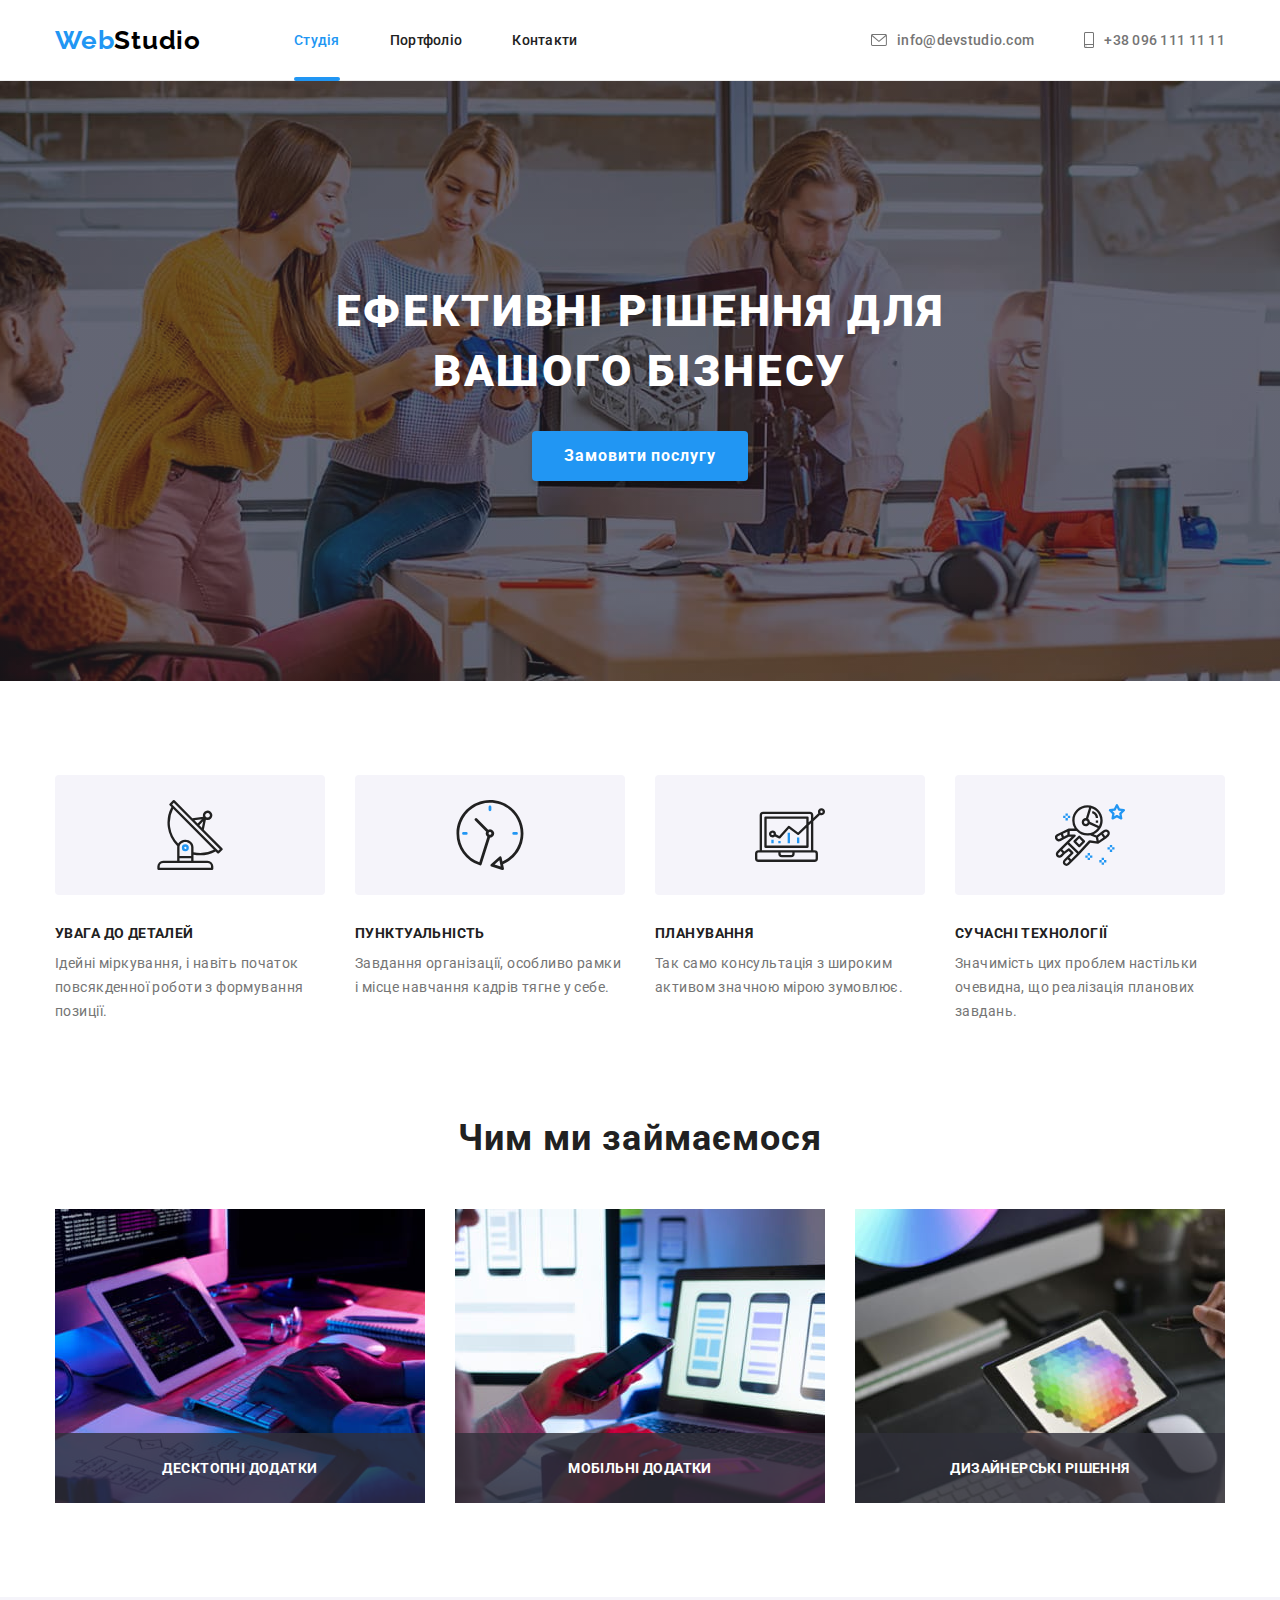
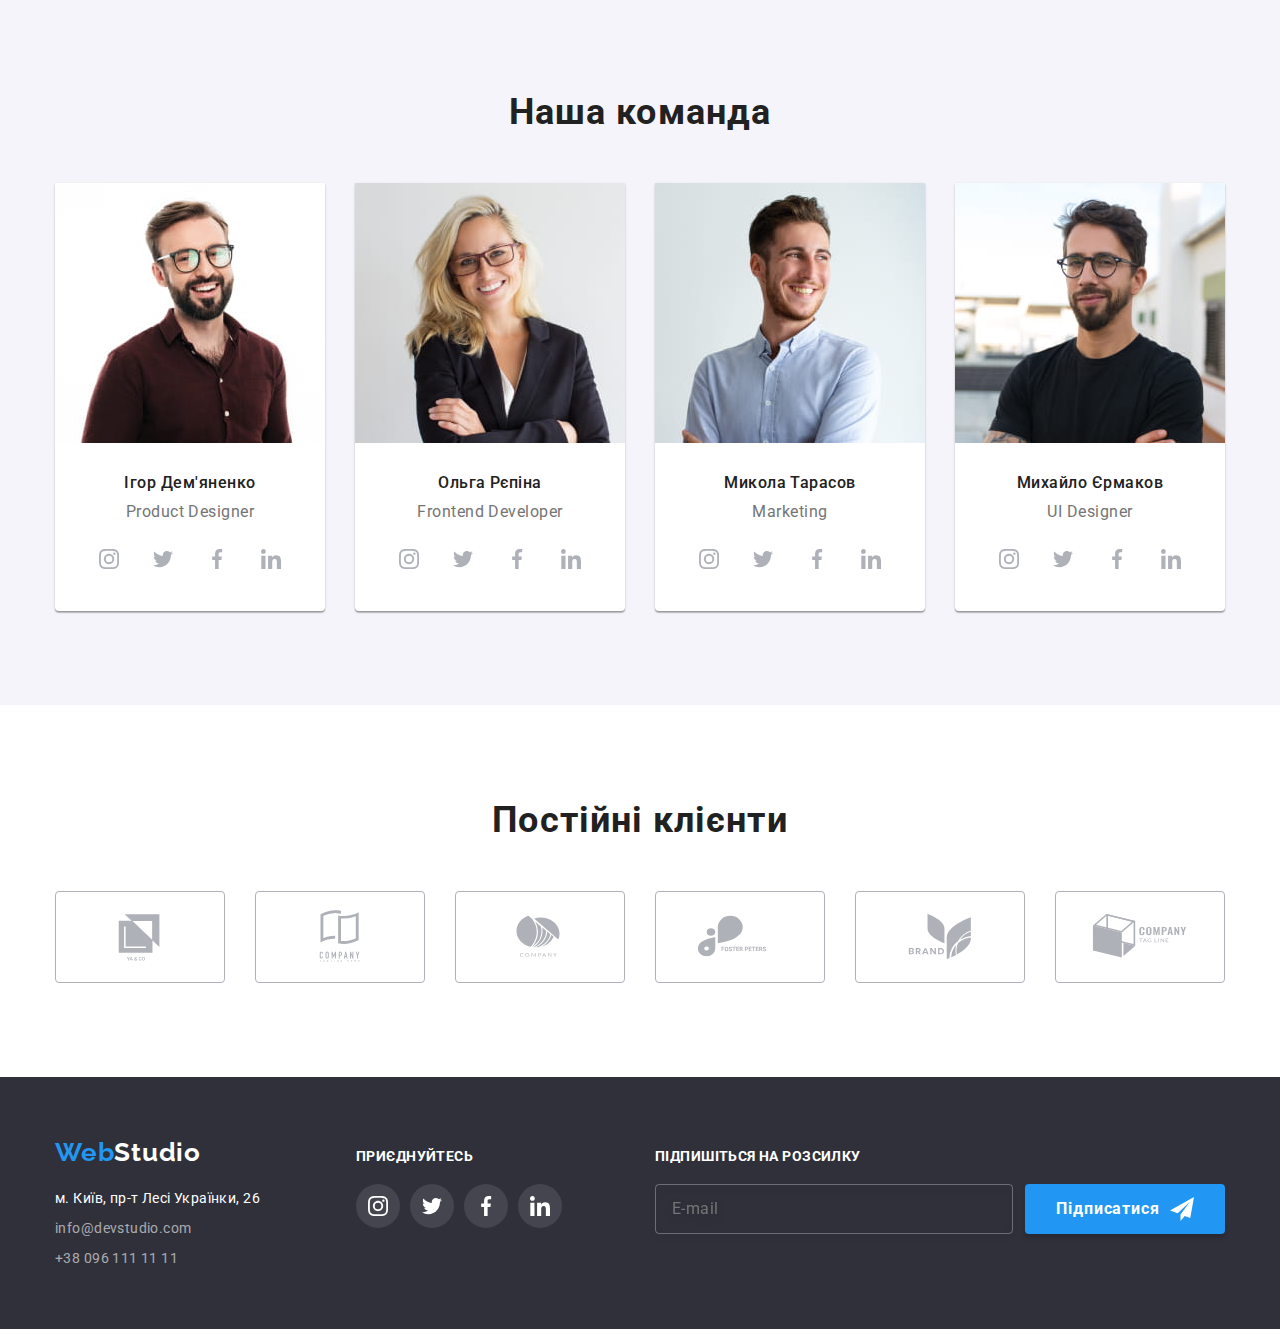
<file: index.html>
<!DOCTYPE html>
<html lang="uk">

<head>
  <meta charset="UTF-8" />
  <meta http-equiv="X-UA-Compatible" content="IE=edge" />
  <meta name="viewport" content="width=device-width, initial-scale=1.0" />
  <title>Web Studio - Студія</title>
  <link rel="preconnect" href="https://fonts.googleapis.com" />
  <link rel="preconnect" href="https://fonts.gstatic.com" crossorigin />
  <link href="https://fonts.googleapis.com/css2?family=Raleway:wght@700&family=Roboto:wght@400;500;700;900&display=swap"
    rel="stylesheet" />
  <link rel="stylesheet" href="./css/main.min.css">

</head>

<body>
  <header class="header">
    <!-- Навігація -->
    <div class="header__container container">
      <nav class="nav">
        <!-- Логотип -->
        <a href="./index.html" lang="en" class="header__logo logo link">
          <span class="logo--alt">Web</span>Studio
        </a>
        <ul class="nav__list list">
          <li class="nav__item">
            <a href="./index.html" class="nav__link nav__link--current link">
              Студія</a>
          </li>
          <li class="nav__item">
            <a href="./portfolio.html" class="nav__link link">
              Портфоліо
            </a>
          </li>
          <li class="nav__item">
            <a href="#" class="nav__link link">Контакти</a>
          </li>
        </ul>
      </nav>
      <ul class="header-contacts list">
        <li class="header-contacts__item">
          <a href="mailto:info@devstudio.com" class="header-contacts__link link">
            <svg class="header-contacts__icon" width="16" height="12">
              <use href="./images/icons.svg#icon-envelope"></use>
            </svg>
            info@devstudio.com
          </a>
        </li>
        <li class="header-contacts__item">
          <a href="tel:+380961111111" class="header-contacts__link link">
            <svg class="header-contacts__icon" width="10" height="16">
              <use href="./images/icons.svg#icon-smartphone"></use>
            </svg>
            +38 096 111 11 11
          </a>
        </li>
      </ul>
    </div>
  </header>
  <main>
    <!-- Hero -->
    <section class="hero section">
      <div class="container">
        <h1 class="hero__title">Ефективні рішення для вашого бізнесу</h1>
        <button type="button" class="hero__button button" data-modal-open>Замовити послугу</button>
      </div>
    </section>
    <!-- Переваги -->
    <section class="advantages section">
      <div class="container">
        <h2 class="visually-hidden">Наші переваги</h2>
        <ul class="advantages__list list">
          <li class="advantages__item">
            <div class="advantages__wrapper">
              <svg class="advantages__icon" width="70" height="70">
                <use href="./images/icons.svg#icon-antenna"></use>
              </svg>
            </div>
            <h3 class="advantages__title">Увага до деталей</h3>
            <p class="advantages__text">
              Ідейні міркування, і навіть початок повсякденної роботи з
              формування позиції.
            </p>
          </li>
          <li class="advantages__item">
            <div class="advantages__wrapper">
              <svg class="advantages__icon" width="70" height="70">
                <use href="./images/icons.svg#icon-clock"></use>
              </svg>
            </div>
            <h3 class="advantages__title">Пунктуальність</h3>
            <p class="advantages__text">
              Завдання організації, особливо рамки і місце навчання кадрів
              тягне у себе.
            </p>
          </li>
          <li class="advantages__item">
            <div class="advantages__wrapper">
              <svg class="advantages__icon" width="70" height="70">
                <use href="./images/icons.svg#icon-diagram"></use>
              </svg>
            </div>
            <h3 class="advantages__title">Планування</h3>
            <p class="advantages__text">
              Так само консультація з широким активом значною мірою зумовлює.
            </p>
          </li>
          <li class="advantages__item">
            <div class="advantages__wrapper">
              <svg class="advantages__icon" width="70" height="70">
                <use href="./images/icons.svg#icon-astronaut"></use>
              </svg>
            </div>
            <h3 class="advantages__title">Сучасні технології</h3>
            <p class="advantages__text">
              Значимість цих проблем настільки очевидна, що реалізація
              планових завдань.
            </p>
          </li>
        </ul>
      </div>
    </section>
    <!-- Чим ми займаємося -->
    <section class="speciality section">
      <div class="container">
        <h2 class="speciality__title section__title">Чим ми займаємося</h2>
        <ul class="speciality__list list">
          <li class="speciality__item">
            <div class="speciality__thumb">
              <img src="./images/coder.jpg" alt="Програміст, який працює за робочим столом в офісі" width="370"
                height="294" class="speciality__img img" />
              <p class="speciality__text">Десктопні додатки</p>
            </div>
          </li>
          <li class="speciality__item">
            <div class="speciality__thumb">
              <img src="./images/ui-designer.jpg"
                alt="Юай-дизайнер з телефоном в руці переглядає макети веб-інтерфейсу на ноутбуці" width="370"
                height="294" class="speciality__img img" />
              <p class="speciality__text">Мобільні додатки</p>
            </div>
          </li>
          <li class="speciality__item">
            <div class="speciality__thumb">
              <img src="./images/artist.jpg"
                alt="Творчий художник веб-дизайну тримає графічний планшет із палітрою кольорів" width="370"
                height="294" class="speciality__img img" />
              <p class="speciality__text">Дизайнерські рішення</p>
            </div>
          </li>
        </ul>
      </div>
    </section>
    <!-- Команда -->
    <section class="team section">
      <div class="container">
        <h2 class="team__title section__title">Наша команда</h2>
        <ul class="team__list list">
          <li class="team__card">
            <img src="./images/igor.jpg"
              alt="Молодий білий чоловік з темним коротким волоссям і короткою бородою в окулярах та темно-бордовій сорочці"
              width="270" height="260" class="team__img img" />
            <div class="team__footer">
              <h3 class="team__member">Ігор Дем'яненко</h3>
              <p class="team__position">Product Designer</p>
              <ul class="team-socials">
                <li class="team-socials__item socials-item">
                  <a href="#" target="_blank" rel="nofollow noreferrer noopener"
                    class="team-socials__link socials-link link">
                    <svg class="team-socials__icon" width="20" height="20">
                      <use href="./images/icons.svg#icon-instagram"></use>
                    </svg>
                  </a>
                </li>
                <li class="team-socials__item socials-item">
                  <a href="#" target="_blank" rel="nofollow noreferrer noopener"
                    class="team-socials__link socials-link link">
                    <svg class="team-socials__icon" width="20" height="20">
                      <use href="./images/icons.svg#icon-twitter"></use>
                    </svg>
                  </a>
                </li>
                <li class="team-socials__item socials-item">
                  <a href="#" target="_blank" rel="nofollow noreferrer noopener"
                    class="team-socials__link socials-link link">
                    <svg class="team-socials__icon" width="20" height="20">
                      <use href="./images/icons.svg#icon-facebook"></use>
                    </svg>
                  </a>
                </li>
                <li class="team-socials__item socials-item">
                  <a href="#" target="_blank" rel="nofollow noreferrer noopener"
                    class="team-socials__link socials-link link">
                    <svg class="team-socials__icon" width="20" height="20">
                      <use href="./images/icons.svg#icon-linkedin"></use>
                    </svg>
                  </a>
                </li>
              </ul>
            </div>
          </li>
          <li class="team__card">
            <img src="./images/olga.jpg" alt="Молода біла жінка з довгим білявим волоссям в окулярах та чорному піджаку"
              width="270" height="260" class="team__img img" />
            <div class="team__footer">
              <h3 class="team__member">Ольга Рєпіна</h3>
              <p class="team__position">Frontend Developer</p>
              <ul class="team-socials">
                <li class="team-socials__item socials-item">
                  <a href="#" target="_blank" rel="nofollow noreferrer noopener"
                    class="team-socials__link socials-link link">
                    <svg class="team-socials__icon" width="20" height="20">
                      <use href="./images/icons.svg#icon-instagram"></use>
                    </svg>
                  </a>
                </li>
                <li class="team-socials__item socials-item">
                  <a href="#" target="_blank" rel="nofollow noreferrer noopener"
                    class="team-socials__link socials-link link">
                    <svg class="team-socials__icon" width="20" height="20">
                      <use href="./images/icons.svg#icon-twitter"></use>
                    </svg>
                  </a>
                </li>
                <li class="team-socials__item socials-item">
                  <a href="#" target="_blank" rel="nofollow noreferrer noopener"
                    class="team-socials__link socials-link link">
                    <svg class="team-socials__icon" width="20" height="20">
                      <use href="./images/icons.svg#icon-facebook"></use>
                    </svg>
                  </a>
                </li>
                <li class="team-socials__item socials-item">
                  <a href="#" target="_blank" rel="nofollow noreferrer noopener"
                    class="team-socials__link socials-link link">
                    <svg class="team-socials__icon" width="20" height="20">
                      <use href="./images/icons.svg#icon-linkedin"></use>
                    </svg>
                  </a>
                </li>
              </ul>
            </div>
          </li>
          <li class="team__card">
            <img src="./images/mykola.jpg"
              alt="Молодий білий чоловік з русявим волоссям та короткою бородою в блакитній сорочці" width="270"
              width="270" height="260" class="team__img img" />
            <div class="team__footer">
              <h3 class="team__member">Микола Тарасов</h3>
              <p class="team__position">Marketing</p>
              <ul class="team-socials">
                <li class="team-socials__item socials-item">
                  <a href="#" target="_blank" rel="nofollow noreferrer noopener"
                    class="team-socials__link socials-link link">
                    <svg class="team-socials__icon" width="20" height="20">
                      <use href="./images/icons.svg#icon-instagram"></use>
                    </svg>
                  </a>
                </li>
                <li class="team-socials__item socials-item">
                  <a href="#" target="_blank" rel="nofollow noreferrer noopener"
                    class="team-socials__link socials-link link">
                    <svg class="team-socials__icon" width="20" height="20">
                      <use href="./images/icons.svg#icon-twitter"></use>
                    </svg>
                  </a>
                </li>
                <li class="team-socials__item socials-item">
                  <a href="#" target="_blank" rel="nofollow noreferrer noopener"
                    class="team-socials__link socials-link link">
                    <svg class="team-socials__icon" width="20" height="20">
                      <use href="./images/icons.svg#icon-facebook"></use>
                    </svg>
                  </a>
                </li>
                <li class="team-socials__item socials-item">
                  <a href="#" target="_blank" rel="nofollow noreferrer noopener"
                    class="team-socials__link socials-link link">
                    <svg class="team-socials__icon" width="20" height="20">
                      <use href="./images/icons.svg#icon-linkedin"></use>
                    </svg>
                  </a>
                </li>
              </ul>
            </div>
          </li>
          <li class="team__card">
            <img src="./images/mykhailo.jpg"
              alt="Молодий білий чоловік з темним коротким волоссям і короткою бородою в окулярах та чорній футболці"
              width="270" height="260" class="team__img img" />
            <div class="team__footer">
              <h3 class="team__member">Михайло Єрмаков</h3>
              <p class="team__position">UI Designer</p>
              <ul class="team-socials">
                <li class="team-socials__item socials-item">
                  <a href="#" target="_blank" rel="nofollow noreferrer noopener"
                    class="team-socials__link socials-link link">
                    <svg class="team-socials__icon" width="20" height="20">
                      <use href="./images/icons.svg#icon-instagram"></use>
                    </svg>
                  </a>
                </li>
                <li class="team-socials__item socials-item">
                  <a href="#" target="_blank" rel="nofollow noreferrer noopener"
                    class="team-socials__link socials-link link">
                    <svg class="team-socials__icon" width="20" height="20">
                      <use href="./images/icons.svg#icon-twitter"></use>
                    </svg>
                  </a>
                </li>
                <li class="team-socials__item socials-item">
                  <a href="#" target="_blank" rel="nofollow noreferrer noopener"
                    class="team-socials__link socials-link link">
                    <svg class="team-socials__icon" width="20" height="20">
                      <use href="./images/icons.svg#icon-facebook"></use>
                    </svg>
                  </a>
                </li>
                <li class="team-socials__item socials-item">
                  <a href="#" target="_blank" rel="nofollow noreferrer noopener"
                    class="team-socials__link socials-link link">
                    <svg class="team-socials__icon" width="20" height="20">
                      <use href="./images/icons.svg#icon-linkedin"></use>
                    </svg>
                  </a>
                </li>
              </ul>
            </div>
          </li>
        </ul>
      </div>
    </section>
    <!-- Клієнти -->
    <section class="clients section">
      <h2 class="clients__title section__title">Постійні клієнти</h2>
      <ul class="clients__list list">
        <li class="clients__item">
          <a href="#" class="clients__link link">
            <svg class="clients__icon" width="106" height="60">
              <use href="./images/icons.svg#icon-yaco"></use>
            </svg>
          </a>
        </li>
        <li class="clients__item">
          <a href="#" class="clients__link link">
            <svg class="clients__icon" width="106" height="60">
              <use href="./images/icons.svg#icon-tagline"></use>
            </svg>
          </a>
        </li>
        <li class="clients__item">
          <a href="#" class="clients__link link">
            <svg class="clients__icon" width="106" height="60">
              <use href="./images/icons.svg#icon-onion"></use>
            </svg>
          </a>
        </li>
        <li class="clients__item">
          <a href="#" class="clients__link link">
            <svg class="clients__icon" width="106" height="60">
              <use href="./images/icons.svg#icon-foster-peters"></use>
            </svg>
          </a>
        </li>
        <li class="clients__item">
          <a href="#" class="clients__link link">
            <svg class="clients__icon" width="106" height="60">
              <use href="./images/icons.svg#icon-brand"></use>
            </svg>
          </a>
        </li>
        <li class="clients__item">
          <a href="#" class="clients__link link">
            <svg class="clients__icon" width="106" height="60">
              <use href="./images/icons.svg#icon-cube"></use>
            </svg>
          </a>
        </li>
      </ul>
    </section>
  </main>
  <!-- Підвал -->
  <footer class="footer">
    <div class="footer__container container">
      <div class="footer-contacts">
        <a href="./index.html" lang="en" class="footer__logo logo link">
          <span class="logo--alt">Web</span>Studio
        </a>
        <address>
          <ul class="footer-contacts__list list">
            <li class="footer-contacts__item">
              <a href="https://goo.gl/maps/NJSrtaBUTpCPPySD8" rel="nofollow noreferrer noopener"
                class="footer-contacts__link footer-contacts__link--color link">
                м. Київ, пр-т Лесі Українки, 26
              </a>
            </li>
            <li class="footer-contacts__item">
              <a href="mailto:info@devstudio.com" class="footer-contacts__link link">
                info@devstudio.com
              </a>
            </li>
            <li class="footer-contacts__item">
              <a href="tel:+380961111111" class="footer-contacts__link link">
                +38 096 111 11 11
              </a>
            </li>
          </ul>
        </address>
      </div>
      <div class="futer-social">
        <b class="footer-social__title">Приєднуйтесь</b>
        <ul class="footer-social__list">
          <li class="footer-social__item socials-item">
            <a href="#" target="_blank" rel="nofollow noreferrer noopener" class="footer-social__link socials-link">
              <svg class="footer-social__icon" width="20" height="20">
                <use href="./images/icons.svg#icon-instagram"></use>
              </svg>
            </a>
          </li>
          <li class="footer-social__item socials-item">
            <a href="#" target="_blank" rel="nofollow noreferrer noopener" class="footer-social__link socials-link">
              <svg class="footer-social__icon" width="20" height="20">
                <use href="./images/icons.svg#icon-twitter"></use>
              </svg>
            </a>
          </li>
          <li class="footer-social__item socials-item">
            <a href="#" target="_blank" rel="nofollow noreferrer noopener" class="footer-social__link socials-link">
              <svg class="footer-social__icon" width="20" height="20">
                <use href="./images/icons.svg#icon-facebook"></use>
              </svg>
            </a>
          </li>
          <li class="footer-social__item socials-item">
            <a href="#" target="_blank" rel="nofollow noreferrer noopener" class="footer-social__link socials-link">
              <svg class="footer-social__icon" width="20" height="20">
                <use href="./images/icons.svg#icon-linkedin"></use>
              </svg>
            </a>
          </li>
        </ul>
      </div>
      <div class="subscription">
        <b class="subscription__title">Підпишіться на розсилку</b>
        <form class="subscription__form">
          <input aria-label="E-mail" type="email" name="footer-email" class="subscription__input" placeholder="E-mail"
            required>
          <button type="submit" class="subscription__button button">
            Підписатися
            <svg class="subscription__icon" width="24" height="24">
              <use href="./images/icons.svg#icon-send"></use>
            </svg>
          </button>
        </form>
      </div>
    </div>
  </footer>
  <!-- Модальне вікно -->
  <div class="backdrop is-hidden" data-modal>
    <div class="modal">
      <button type="button" class="modal-btn" data-modal-close>
        <svg class="modal-btn__icon" width="18" height="18">
          <use href="./images/icons.svg#icon-close-black"></use>
        </svg>
      </button>
      <b class="modal__title">Залиште свої дані, ми вам передзвонимо</b>
      <form class="modal__form">
        <div class="modal__wrapper">
          <label for="user-name" class="modal__input-label">Ім'я</label>
          <input type="text" name="user-name" id="user-name" placeholder=" " class="modal__input" required>
          <svg class="modal__input-icon" width="18" height="18">
            <use href="./images/icons.svg#icon-person"></use>
          </svg>
        </div>
        <div class="modal__wrapper">
          <label for="tel" class="modal__input-label">Телефон</label>
          <input type="tel" name="tel" id="tel" placeholder=" " class="modal__input" required>
          <svg class="modal__input-icon" width="18" height="18">
            <use href="./images/icons.svg#icon-phone"></use>
          </svg>
        </div>
        <div class="modal__wrapper">
          <label for="modal-email" class="modal__input-label">Пошта</label>
          <input type="email" name="email" id="modal-email" placeholder=" " class="modal__input" required>
          <svg class="modal__input-icon" width="18" height="18">
            <use href="./images/icons.svg#icon-email"></use>
          </svg>
        </div>
        <div class="modal__wrapper">
          <label for="modal-comment" class="modal__input-label">Коментар</label>
          <textarea name="modal-comment" id="modal-comment" rows="10" placeholder="Введіть текст"
            class="modal__coment"></textarea>
        </div>
        <div class="policy__wrapper">
          <input type="checkbox" id="policy" class="policy__input visually-hidden">
          <label for="policy" class="policy__label">
            <span class="policy__icon-wrapper">
              <svg class="policy__icon" width="16" height="15">
                <use href="./images/icons.svg#icon-check"></use>
              </svg>
            </span>
            Погоджуюся з розсилкою та приймаю <a href="#" class="policy__link"> Умови
              договору</a></label>
        </div>
        <button type="submit" class="modal__button button">Відправити</button>
      </form>
    </div>
  </div>
  <script src="./js/modal.js"></script>
</body>

</html>
</file>
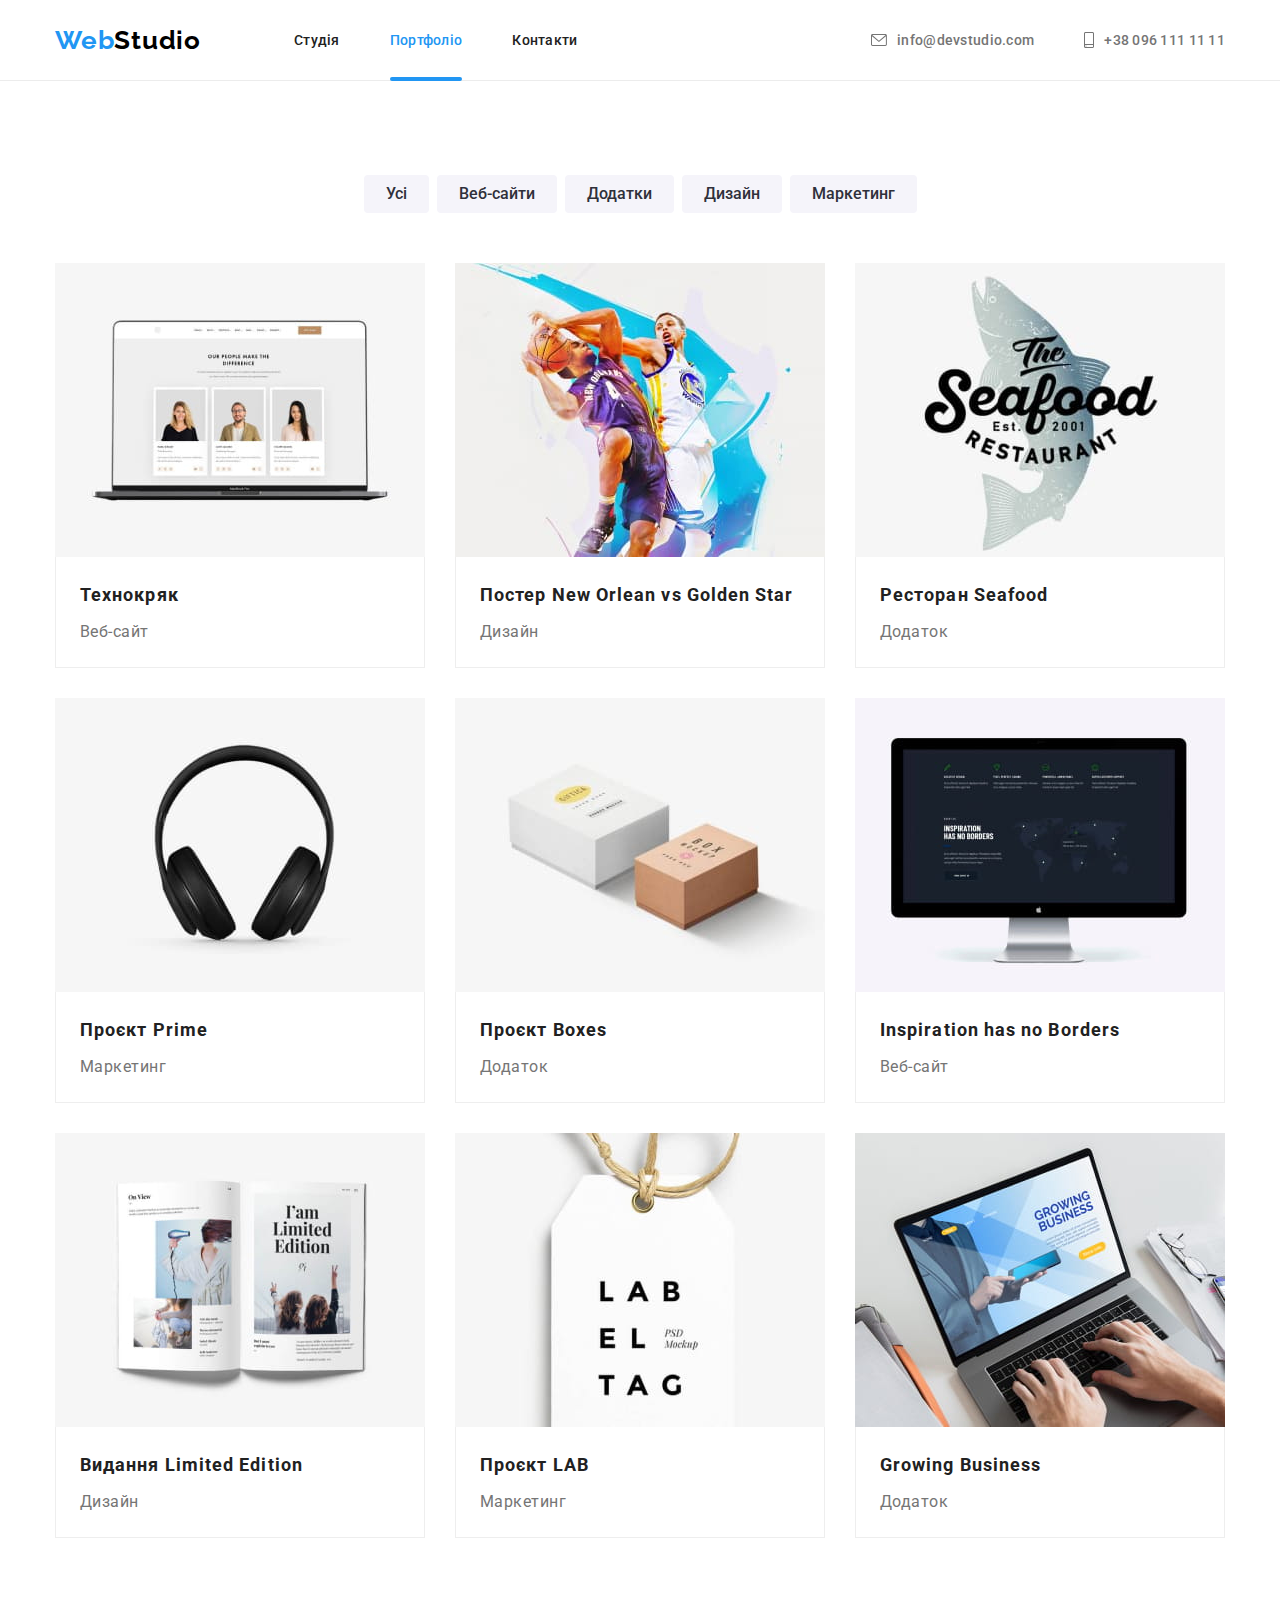
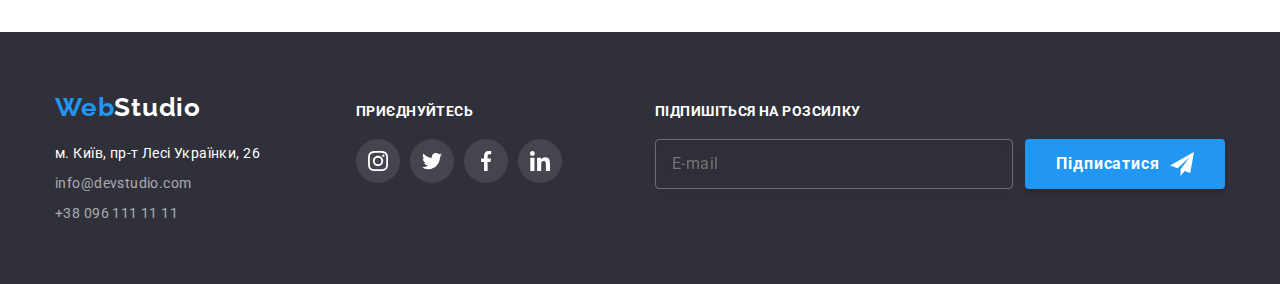
<file: portfolio.html>
<!DOCTYPE html>
<html lang="uk">

<head>
  <meta charset="UTF-8" />
  <meta http-equiv="X-UA-Compatible" content="IE=edge" />
  <meta name="viewport" content="width=device-width, initial-scale=1.0" />
  <title>Web Studio - Портфоліо</title>
  <link rel="preconnect" href="https://fonts.googleapis.com" />
  <link rel="preconnect" href="https://fonts.gstatic.com" crossorigin />
  <link href="https://fonts.googleapis.com/css2?family=Raleway:wght@700&family=Roboto:wght@400;500;700;900&display=swap"
    rel="stylesheet" />
  <link rel="stylesheet" href="./css/main.min.css">
</head>

<body>
  <header class="header">
    <!-- Навігація -->
    <div class="header__container container">
      <nav class="nav">
        <!-- Логотип -->
        <a href="./index.html" lang="en" class="header__logo logo link">
          <span class="logo--alt">Web</span>Studio
        </a>
        <ul class="nav__list list">
          <li class="nav__item">
            <a href="./index.html" class="nav__link link">
              Студія</a>
          </li>
          <li class="nav__item">
            <a href="./portfolio.html" class="nav__link nav__link--current link">
              Портфоліо
            </a>
          </li>
          <li class="nav__item">
            <a href="#" class="nav__link link">Контакти</a>
          </li>
        </ul>
      </nav>
      <ul class="header-contacts list">
        <li class="header-contacts__item">
          <a href="mailto:info@devstudio.com" class="header-contacts__link link">
            <svg class="header-contacts__icon" width="16" height="12">
              <use href="./images/icons.svg#icon-envelope"></use>
            </svg>
            info@devstudio.com
          </a>
        </li>
        <li class="header-contacts__item">
          <a href="tel:+380961111111" class="header-contacts__link link">
            <svg class="header-contacts__icon" width="10" height="16">
              <use href="./images/icons.svg#icon-smartphone"></use>
            </svg>
            +38 096 111 11 11
          </a>
        </li>
      </ul>
    </div>
  </header>
  <main>
    <section class="portfolio section">
      <div class="container">
        <h1 class="visually-hidden">Портфоліо</h1>
        <!-- Кнопки фільтру -->
        <ul class="filter__list list">
          <li><button type="button" class="filter__button">Усі</button></li>
          <li>
            <button type="button" class="filter__button">Веб-сайти</button>
          </li>
          <li>
            <button type="button" class="filter__button">Додатки</button>
          </li>
          <li><button type="button" class="filter__button">Дизайн</button></li>
          <li>
            <button type="button" class="filter__button">Маркетинг</button>
          </li>
        </ul>
        <!-- Картки портфоліо -->
        <ul class="portfolio__list list">
          <li class="portfolio-card">
            <a href="#" class="portfolio__card-link link">
              <div class="portfolio__card-thumb">
                <img src="./images/technocrjak.jpg" alt="відкритий ноутбук" width="370" height="294"
                  class="portfolio__card-img img" />
                <p class="portfolio__card-thumb-overlay">Ресурс пропонує комплексні пропозиції з різним рівнем
                  функціоналу та
                  сервісів. Все це дозволить відвідувачу отримати вичерпні відомості про компанію чи приватну особу.</p>
              </div>
              <div class="portfolio__card-footer">
                <h2 class="portfolio__card-title">Технокряк</h2>
                <p class="portfolio__card-text">Веб-сайт</p>
              </div>
            </a>
          </li>
          <li class="portfolio-card">
            <a href="#" class="portfolio__card-link link">
              <div class="portfolio__card-thumb">
                <img src="./images/basketball.jpg" alt="двоє баскетболістів з м'ячем" width="370" height="294"
                  class="portfolio__card-img img" />
                <p class="portfolio__card-thumb-overlay">Ресурс пропонує комплексні пропозиції з різним рівнем
                  функціоналу та
                  сервісів. Все це дозволить відвідувачу отримати вичерпні відомості про компанію чи приватну особу.</p>
              </div>
              <div class="portfolio__card-footer">
                <h2 class="portfolio__card-title">Постер New Orlean vs Golden Star
                </h2>
                <p class="portfolio__card-text">Дизайн</p>
              </div>
            </a>
          </li>
          <li class="portfolio-card">
            <a href="#" class="portfolio__card-link link">
              <div class="portfolio__card-thumb">
                <img src="./images/seafood.jpg" alt="напис сіфуд ресторан на фоні лосося" width="370" height="294"
                  class="portfolio__card-img img" />
                <p class="portfolio__card-thumb-overlay">Ресурс пропонує комплексні пропозиції з різним рівнем
                  функціоналу та
                  сервісів. Все це дозволить відвідувачу отримати вичерпні відомості про компанію чи приватну особу.</p>
              </div>
              <div class="portfolio__card-footer">
                <h2 class="portfolio__card-title">Ресторан Seafood</h2>
                <p class="portfolio__card-text">Додаток</p>
              </div>
            </a>
          </li>
          <li class="portfolio-card">
            <a href="#" class="portfolio__card-link link">
              <div class="portfolio__card-thumb">
                <img src="./images/prime.jpg" alt="навушники" width="370" height="294"
                  class="portfolio__card-img img" />
                <p class="portfolio__card-thumb-overlay">Ресурс пропонує комплексні пропозиції з різним рівнем
                  функціоналу та
                  сервісів. Все це дозволить відвідувачу отримати вичерпні відомості про компанію чи приватну особу.</p>
              </div>
              <div class="portfolio__card-footer">
                <h2 class="portfolio__card-title">Проєкт Prime</h2>
                <p class="portfolio__card-text">Маркетинг</p>
              </div>
            </a>
          </li>
          <li class="portfolio-card">
            <a href="#" class="portfolio__card-link link">
              <div class="portfolio__card-thumb">
                <img src="./images/boxes.jpg" alt="дві коробки" width="370" height="294"
                  class="portfolio__card-img img" />
                <p class="portfolio__card-thumb-overlay">Ресурс пропонує комплексні пропозиції з різним рівнем
                  функціоналу та
                  сервісів. Все це дозволить відвідувачу отримати вичерпні відомості про компанію чи приватну особу.</p>
              </div>
              <div class="portfolio__card-footer">
                <h2 class="portfolio__card-title">Проєкт Boxes</h2>
                <p class="portfolio__card-text">Додаток</p>
              </div>
            </a>
          </li>
          <li class="portfolio-card">
            <a href="#" class="portfolio__card-link link">
              <div class="portfolio__card-thumb">
                <img src="./images/no-borders.jpg" alt="епл монітор з картою світу" width="370" height="294"
                  class="portfolio__card-img img" />
                <p class="portfolio__card-thumb-overlay">Ресурс пропонує комплексні пропозиції з різним рівнем
                  функціоналу та
                  сервісів. Все це дозволить відвідувачу отримати вичерпні відомості про компанію чи приватну особу.</p>
              </div>
              <div class="portfolio__card-footer">
                <h2 class="portfolio__card-title">Inspiration has no Borders</h2>
                <p class="portfolio__card-text">Веб-сайт</p>
              </div>
            </a>
          </li>
          <li class="portfolio-card">
            <a href="#" class="portfolio__card-link link">
              <div class="portfolio__card-thumb">
                <img src="./images/limited-edition.jpg" alt="розгорнутий журнал" width="370" height="294"
                  class="portfolio__card-img img" />
                <p class="portfolio__card-thumb-overlay">Ресурс пропонує комплексні пропозиції з різним рівнем
                  функціоналу та
                  сервісів. Все це дозволить відвідувачу отримати вичерпні відомості про компанію чи приватну особу.</p>
              </div>
              <div class="portfolio__card-footer">
                <h2 class="portfolio__card-title">Видання Limited Edition</h2>
                <p class="portfolio__card-text">Дизайн</p>
              </div>
            </a>
          </li>
          <li class="portfolio-card">
            <a href="#" class="portfolio__card-link link">
              <div class="portfolio__card-thumb">
                <img src="./images/lab.jpg" alt="бірка з написом лейбел тег" width="370" height="294"
                  class="portfolio__card-img img" />
                <p class="portfolio__card-thumb-overlay">Ресурс пропонує комплексні пропозиції з різним рівнем
                  функціоналу та
                  сервісів. Все це дозволить відвідувачу отримати вичерпні відомості про компанію чи приватну особу.</p>
              </div>
              <div class="portfolio__card-footer">
                <h2 class="portfolio__card-title">Проєкт LAB</h2>
                <p class="portfolio__card-text">Маркетинг</p>
              </div>
            </a>
          </li>
          <li class="portfolio-card">
            <a href="#" class="portfolio__card-link link">
              <div class="portfolio__card-thumb">
                <img src="./images/business.jpg" alt="чоловічі руки друкують за відкритим ноутбуком" width="370"
                  height="294" class="portfolio__card-img img" />
                <p class="portfolio__card-thumb-overlay">Ресурс пропонує комплексні пропозиції з різним рівнем
                  функціоналу та
                  сервісів. Все це дозволить відвідувачу отримати вичерпні відомості про компанію чи приватну особу.</p>
              </div>
              <div class="portfolio__card-footer">
                <h2 class="portfolio__card-title">Growing Business</h2>
                <p class="portfolio__card-text">Додаток</p>
              </div>
            </a>
          </li>
        </ul>
      </div>
    </section>
  </main>
  <!-- Підвал -->
  <footer class="footer">
    <div class="footer__container container">
      <div class="footer-contacts">
        <a href="./index.html" lang="en" class="footer__logo logo link">
          <span class="logo--alt">Web</span>Studio
        </a>
        <address>
          <ul class="footer-contacts__list list">
            <li class="footer-contacts__item">
              <a href="https://goo.gl/maps/NJSrtaBUTpCPPySD8" rel="nofollow noreferrer noopener"
                class="footer-contacts__link footer-contacts__link--color link">
                м. Київ, пр-т Лесі Українки, 26
              </a>
            </li>
            <li class="footer-contacts__item">
              <a href="mailto:info@devstudio.com" class="footer-contacts__link link">
                info@devstudio.com
              </a>
            </li>
            <li class="footer-contacts__item">
              <a href="tel:+380961111111" class="footer-contacts__link link">
                +38 096 111 11 11
              </a>
            </li>
          </ul>
        </address>
      </div>
      <div class="futer-social">
        <b class="footer-social__title">Приєднуйтесь</b>
        <ul class="footer-social__list">
          <li class="footer-social__item socials-item">
            <a href="#" target="_blank" rel="nofollow noreferrer noopener" class="footer-social__link socials-link">
              <svg class="footer-social__icon" width="20" height="20">
                <use href="./images/icons.svg#icon-instagram"></use>
              </svg>
            </a>
          </li>
          <li class="footer-social__item socials-item">
            <a href="#" target="_blank" rel="nofollow noreferrer noopener" class="footer-social__link socials-link">
              <svg class="footer-social__icon" width="20" height="20">
                <use href="./images/icons.svg#icon-twitter"></use>
              </svg>
            </a>
          </li>
          <li class="footer-social__item socials-item">
            <a href="#" target="_blank" rel="nofollow noreferrer noopener" class="footer-social__link socials-link">
              <svg class="footer-social__icon" width="20" height="20">
                <use href="./images/icons.svg#icon-facebook"></use>
              </svg>
            </a>
          </li>
          <li class="footer-social__item socials-item">
            <a href="#" target="_blank" rel="nofollow noreferrer noopener" class="footer-social__link socials-link">
              <svg class="footer-social__icon" width="20" height="20">
                <use href="./images/icons.svg#icon-linkedin"></use>
              </svg>
            </a>
          </li>
        </ul>
      </div>
      <div class="subscription">
        <b class="subscription__title">Підпишіться на розсилку</b>
        <form class="subscription__form">
          <input aria-label="E-mail" type="email" name="footer-email" class="subscription__input" placeholder="E-mail"
            required>
          <button type="submit" class="subscription__button button">
            Підписатися
            <svg class="subscription__icon" width="24" height="24">
              <use href="./images/icons.svg#icon-send"></use>
            </svg>
          </button>
        </form>
      </div>
    </div>
  </footer>
</body>

</html>
</file>
<file: css/main.min.css>
/*! modern-normalize v1.1.0 | MIT License | https://github.com/sindresorhus/modern-normalize */*,::before,::after{-webkit-box-sizing:border-box;box-sizing:border-box}html{-moz-tab-size:4;-o-tab-size:4;tab-size:4}html{line-height:1.15;-webkit-text-size-adjust:100%}body{margin:0}body{font-family:system-ui,-apple-system,"Segoe UI",Roboto,Helvetica,Arial,sans-serif,"Apple Color Emoji","Segoe UI Emoji"}hr{height:0;color:inherit}abbr[title]{-webkit-text-decoration:underline dotted;text-decoration:underline dotted}b,strong{font-weight:bolder}code,kbd,samp,pre{font-family:ui-monospace,SFMono-Regular,Consolas,"Liberation Mono",Menlo,monospace;font-size:1em}small{font-size:80%}sub,sup{font-size:75%;line-height:0;position:relative;vertical-align:baseline}sub{bottom:-0.25em}sup{top:-0.5em}table{text-indent:0;border-color:inherit}button,input,optgroup,select,textarea{font-family:inherit;font-size:100%;line-height:1.15;margin:0}button,select{text-transform:none}button,[type=button],[type=reset],[type=submit]{-webkit-appearance:button}::-moz-focus-inner{border-style:none;padding:0}:-moz-focusring{outline:1px dotted ButtonText}:-moz-ui-invalid{box-shadow:none}legend{padding:0}progress{vertical-align:baseline}::-webkit-inner-spin-button,::-webkit-outer-spin-button{height:auto}[type=search]{-webkit-appearance:textfield;outline-offset:-2px}::-webkit-search-decoration{-webkit-appearance:none}::-webkit-file-upload-button{-webkit-appearance:button;font:inherit}summary{display:list-item}h1,h2,h3,h4,h5,h6,p{margin:0}ul{list-style:none;margin:0;padding:0}.link{font-style:normal;text-decoration:none}.img{display:block;width:100%;height:auto}body{background-color:#fff;color:#757575;font-family:Roboto,"Helvetica Neue","Segoe UI",sans-serif}.container{width:1200px;margin-left:auto;margin-right:auto;padding-right:15px;padding-left:15px}.section{padding-top:94px;padding-bottom:94px}.section__title{margin-bottom:50px;font-size:36px;line-height:1.1666666667;letter-spacing:.03em;text-align:center;color:#212121}.visually-hidden{position:absolute;width:1px;height:1px;margin:-1px;border:0;padding:0;white-space:nowrap;-webkit-clip-path:inset(100%);clip-path:inset(100%);clip:rect(0 0 0 0);overflow:hidden}.button{font-weight:700;font-size:16px;line-height:1.875;letter-spacing:.06em;background-color:#2196f3;color:#fff;-webkit-box-shadow:0px 4px 4px rgba(0,0,0,.15);box-shadow:0px 4px 4px rgba(0,0,0,.15);border:0 solid rgba(0,0,0,0);border-radius:4px;cursor:pointer;-webkit-transition:background-color 250ms cubic-bezier(0.4, 0, 0.2, 1);transition:background-color 250ms cubic-bezier(0.4, 0, 0.2, 1)}.button:hover,.button:focus{background-color:#188ce8}.socials-item{width:44px;height:44px}.socials-link{display:-webkit-box;display:-ms-flexbox;display:flex;-webkit-box-align:center;-ms-flex-align:center;align-items:center;-webkit-box-pack:center;-ms-flex-pack:center;justify-content:center;width:100%;height:100%;border-radius:50%}.logo{font-family:Raleway,sans-serif;font-weight:700;font-size:26px;line-height:1.1923076923;letter-spacing:.03em}.header{border-bottom:1px solid #ececec}.header-contacts{margin-left:auto;gap:50px}.header__logo{padding-top:24px;padding-bottom:24px;color:#000}.header__container,.nav,.nav__list,.header-contacts{display:-webkit-box;display:-ms-flexbox;display:flex}.nav__list{margin-left:93px;gap:50px;-ms-flex-preferred-size:calc((100% - 100px)/3);flex-basis:calc((100% - 100px)/3)}.nav,.header-contacts{-webkit-box-align:center;-ms-flex-align:center;align-items:center}.nav__link,.header-contacts__link{display:block;padding:32px 0;font-weight:500;font-size:14px;line-height:1.1428571429;letter-spacing:.02em;text-decoration:none;color:#212121;-webkit-transition:color 250ms cubic-bezier(0.4, 0, 0.2, 1);transition:color 250ms cubic-bezier(0.4, 0, 0.2, 1)}.nav__link:hover,.nav__link:focus,.header-contacts__link:hover,.header-contacts__link:focus{color:#2196f3}.header-contacts__link{display:-webkit-box;display:-ms-flexbox;display:flex;-webkit-box-align:center;-ms-flex-align:center;align-items:center;color:inherit}.header-contacts__icon{margin-right:10px;fill:currentColor;-webkit-transition:fill 250ms cubic-bezier(0.4, 0, 0.2, 1);transition:fill 250ms cubic-bezier(0.4, 0, 0.2, 1)}.header-contacts__link:hover .header-contacts__icon,.header-contacts__link:focus .header-contacts__icon{fill:currentColor}.logo--alt{color:#2196f3}.nav__link--current{position:relative;color:#2196f3}.nav__link--current::after{position:absolute;left:0;bottom:-1px;content:"";width:100%;height:4px;border-radius:2px;background-color:#2196f3}.hero{max-width:1600px;height:600px;margin-left:auto;margin-right:auto;padding:200px 0;text-align:center;background-image:-webkit-gradient(linear, left top, left bottom, from(rgba(47, 48, 58, 0.4)), to(rgba(47, 48, 58, 0.4))),url(../images/hero-background.jpg);background-image:linear-gradient(rgba(47, 48, 58, 0.4), rgba(47, 48, 58, 0.4)),url(../images/hero-background.jpg);background-color:#2f303a;background-position:center}.hero__title{width:696px;margin-left:auto;margin-right:auto;margin-bottom:30px;font-weight:900;font-size:44px;line-height:1.3636363636;text-align:center;letter-spacing:.06em;text-transform:uppercase;color:#fff}.hero__button{display:inline-block;text-align:center;padding:10px 32px}.advantages__list{display:-webkit-box;display:-ms-flexbox;display:flex;gap:30px;-ms-flex-preferred-size:calc((100% - 90px)/4);flex-basis:calc((100% - 90px)/4)}.advantages__item{width:270px}.advantages__wrapper{display:-webkit-box;display:-ms-flexbox;display:flex;-webkit-box-pack:center;-ms-flex-pack:center;justify-content:center;-webkit-box-align:center;-ms-flex-align:center;align-items:center;width:270px;height:120px;background-color:#f5f4fa;border-radius:4px;margin-bottom:30px}.advantages__title{margin-bottom:10px;font-size:14px;line-height:1.1428571429;letter-spacing:.03em;text-transform:uppercase;color:#212121}.advantages__text{font-size:14px;line-height:1.7142857143;letter-spacing:.03em}.speciality{padding-top:0}.speciality__list{display:-webkit-box;display:-ms-flexbox;display:flex;gap:30px}.speciality__item{width:calc((100% - 60px)/3)}.speciality__thumb{position:relative}.speciality__text{position:absolute;bottom:0;width:370px;padding-top:27px;padding-bottom:27px;font-weight:700;font-size:14px;line-height:1.1428571429;text-align:center;letter-spacing:.03em;text-transform:uppercase;background-color:rgba(47,48,58,.8);color:#fff}.team{background-color:#f5f4fa}.team__list{display:-webkit-box;display:-ms-flexbox;display:flex;-ms-flex-wrap:wrap;flex-wrap:wrap;gap:30px}.team__card{border-radius:0px 0px 4px 4px;width:calc((100% - 90px)/4);background-color:#fff;-webkit-box-shadow:0px 1px 3px rgba(0,0,0,.12),0px 1px 1px rgba(0,0,0,.14),0px 2px 1px rgba(0,0,0,.2);box-shadow:0px 1px 3px rgba(0,0,0,.12),0px 1px 1px rgba(0,0,0,.14),0px 2px 1px rgba(0,0,0,.2)}.team__footer{padding:30px 32px;text-align:center}.team__member{margin-bottom:10px;font-weight:500;font-size:16px;line-height:1.1875;letter-spacing:.03em;color:#212121}.team__position{margin-bottom:16px;font-size:16px;line-height:1.1875;letter-spacing:.03em}.team-socials{display:-webkit-box;display:-ms-flexbox;display:flex;-webkit-box-pack:center;-ms-flex-pack:center;justify-content:center;gap:10px;-ms-flex-preferred-size:calc((100% - 30px)/4);flex-basis:calc((100% - 30px)/4)}.team-socials__link{background-color:#fff;color:#afb1b8;-webkit-transition:background-color 250ms cubic-bezier(0.4, 0, 0.2, 1),color 250ms cubic-bezier(0.4, 0, 0.2, 1);transition:background-color 250ms cubic-bezier(0.4, 0, 0.2, 1),color 250ms cubic-bezier(0.4, 0, 0.2, 1)}.team-socials__link:hover,.team-socials__link:focus{background-color:#2196f3;color:#fff}.team-socials__icon{fill:currentColor;-webkit-transition:fill 250ms cubic-bezier(0.4, 0, 0.2, 1);transition:fill 250ms cubic-bezier(0.4, 0, 0.2, 1)}.team-socials__link:hover .team-socials__icon,.team-socials__link:focus .team-socials__icon{fill:currentColor}.clients__list{display:-webkit-box;display:-ms-flexbox;display:flex;gap:30px;-ms-flex-preferred-size:calc((100% - 150px)/6);flex-basis:calc((100% - 150px)/6);-webkit-box-pack:center;-ms-flex-pack:center;justify-content:center}.clients__item{width:170px;height:92px}.clients__link{display:-webkit-box;display:-ms-flexbox;display:flex;-webkit-box-pack:center;-ms-flex-pack:center;justify-content:center;-webkit-box-align:center;-ms-flex-align:center;align-items:center;width:100%;height:100%;color:#afb1b8;border:1px solid #afb1b8;border-radius:4px;-webkit-transition:border-color 250ms cubic-bezier(0.4, 0, 0.2, 1);transition:border-color 250ms cubic-bezier(0.4, 0, 0.2, 1)}.clients__link:hover,.clients__link:focus{color:#2196f3;border-color:#2196f3}.clients__icon{fill:currentColor;-webkit-transition:color 250ms cubic-bezier(0.4, 0, 0.2, 1);transition:color 250ms cubic-bezier(0.4, 0, 0.2, 1)}.clients__link:hover .clients__icon,.clients__link:focus .clients__icon{fill:currentColor}.footer{padding-top:60px;padding-bottom:60px;background-color:#2f303a}.footer__container{display:-webkit-box;display:-ms-flexbox;display:flex;gap:70px;-webkit-box-align:baseline;-ms-flex-align:baseline;align-items:baseline}.footer__logo{display:block;margin-bottom:20px;color:#fff}.footer-contacts{width:231px}.footer-contacts__link{font-size:14px;line-height:1.5;letter-spacing:.03em;color:rgba(255,255,255,.6);-webkit-transition:color 250ms cubic-bezier(0.4, 0, 0.2, 1);transition:color 250ms cubic-bezier(0.4, 0, 0.2, 1)}.footer-contacts__link:hover,.footer-contacts__link:focus{color:#2196f3}.footer-contacts__item:not(:last-child){margin-bottom:9px}.footer-contacts__link--color{color:#fff}.footer-social__title{display:block;margin-bottom:20px;font-weight:700;font-size:14px;line-height:1.1428571429;letter-spacing:.03em;text-transform:uppercase;color:#fff}.footer-social__list{display:-webkit-box;display:-ms-flexbox;display:flex;gap:10px;-webkit-box-align:center;-ms-flex-align:center;align-items:center;-webkit-box-pack:center;-ms-flex-pack:center;justify-content:center}.footer-social__link{background-color:rgba(255,255,255,.1);color:#fff;-webkit-transition:background-color 250ms cubic-bezier(0.4, 0, 0.2, 1);transition:background-color 250ms cubic-bezier(0.4, 0, 0.2, 1)}.footer-social__link:hover,.footer-social__link:focus{background-color:#2196f3}.footer-social__icon{fill:currentColor}.subscription{margin-left:auto}.subscription__form{display:-webkit-box;display:-ms-flexbox;display:flex;gap:12px}.subscription__title{display:block;margin-bottom:20px;font-weight:700;font-size:14px;line-height:1.1428571429;letter-spacing:.03em;text-transform:uppercase;color:#fff}.subscription__input{width:358px;height:50px;padding:15px 16px;background-color:rgba(0,0,0,0);border:1px solid rgba(255,255,255,.3);-webkit-filter:drop-shadow(0px 4px 4px rgba(0, 0, 0, 0.15));filter:drop-shadow(0px 4px 4px rgba(0, 0, 0, 0.15));border-radius:4px;font-size:16px;line-height:1.25;letter-spacing:.03em;color:#fff;-webkit-transition:outline 250ms cubic-bezier(0.4, 0, 0.2, 1),border-color 250ms cubic-bezier(0.4, 0, 0.2, 1);transition:outline 250ms cubic-bezier(0.4, 0, 0.2, 1),border-color 250ms cubic-bezier(0.4, 0, 0.2, 1)}.subscription__input:focus{border-color:#2196f3;outline:1px solid #2196f3}.subscription__button{display:-webkit-box;display:-ms-flexbox;display:flex;-webkit-box-pack:center;-ms-flex-pack:center;justify-content:center;-webkit-box-align:center;-ms-flex-align:center;align-items:center;gap:10px;width:200px;height:50px;padding:10px 28px}.subscription__icon{fill:currentColor}.backdrop{position:fixed;top:0;left:0;width:100%;height:100%;background-color:rgba(0,0,0,.2);-webkit-transition:opacity 250ms ease,visibility 250ms ease;transition:opacity 250ms ease,visibility 250ms ease}.is-hidden{opacity:0;visibility:hidden;pointer-events:none}.modal{position:absolute;top:50%;left:50%;-webkit-transform:translate(-50%, -50%);transform:translate(-50%, -50%);width:528px;height:581px;padding:40px;background:#fff;-webkit-box-shadow:0px 1px 3px rgba(0,0,0,.12),0px 1px 1px rgba(0,0,0,.14),0px 2px 1px rgba(0,0,0,.2);box-shadow:0px 1px 3px rgba(0,0,0,.12),0px 1px 1px rgba(0,0,0,.14),0px 2px 1px rgba(0,0,0,.2);border-radius:4px;-webkit-transition:-webkit-transform 250ms cubic-bezier(0.4, 0, 0.2, 1);transition:-webkit-transform 250ms cubic-bezier(0.4, 0, 0.2, 1);transition:transform 250ms cubic-bezier(0.4, 0, 0.2, 1);transition:transform 250ms cubic-bezier(0.4, 0, 0.2, 1), -webkit-transform 250ms cubic-bezier(0.4, 0, 0.2, 1)}.backdrop.is-hidden .modal{-webkit-transform:translate(-50%, -50%) scale(1.2) translateY(100%);transform:translate(-50%, -50%) scale(1.2) translateY(100%)}.modal__title{display:block;margin-bottom:12px;font-weight:700;font-size:20px;line-height:1.15;text-align:center;letter-spacing:.03em;color:#212121}.modal__wrapper{position:relative;display:-webkit-box;display:-ms-flexbox;display:flex;-webkit-box-orient:vertical;-webkit-box-direction:normal;-ms-flex-direction:column;flex-direction:column;margin-bottom:10px}.modal__wrapper:nth-of-type(4){margin-bottom:20px}.modal__input-label{display:block;margin-bottom:4px;font-size:12px;line-height:1.1666666667;letter-spacing:.01em;color:#757575}.modal__input,.modal__coment{width:448px;border:1px solid rgba(33,33,33,.2);border-radius:4px;-webkit-transition:border-color 250ms cubic-bezier(0.4, 0, 0.2, 1),outline 250ms cubic-bezier(0.4, 0, 0.2, 1);transition:border-color 250ms cubic-bezier(0.4, 0, 0.2, 1),outline 250ms cubic-bezier(0.4, 0, 0.2, 1)}.modal__input{height:40px;padding:11px 12px 11px 42px}.modal__input:focus{border-color:#2196f3;outline:1px solid #2196f3}.modal__coment{height:120px;resize:none;padding:12px 16px}.modal__coment::-webkit-input-placeholder{font-size:12px;line-height:1.1666666667;letter-spacing:.01em;color:rgba(117,117,117,.5)}.modal__coment::-moz-placeholder{font-size:12px;line-height:1.1666666667;letter-spacing:.01em;color:rgba(117,117,117,.5)}.modal__coment:-ms-input-placeholder{font-size:12px;line-height:1.1666666667;letter-spacing:.01em;color:rgba(117,117,117,.5)}.modal__coment::-ms-input-placeholder{font-size:12px;line-height:1.1666666667;letter-spacing:.01em;color:rgba(117,117,117,.5)}.modal__coment::placeholder{font-size:12px;line-height:1.1666666667;letter-spacing:.01em;color:rgba(117,117,117,.5)}.modal__coment:focus{border-color:#2196f3;outline:1px solid #2196f3}.modal__input-icon{position:absolute;bottom:11px;left:12px;-webkit-transition:fill 250ms cubic-bezier(0.4, 0, 0.2, 1);transition:fill 250ms cubic-bezier(0.4, 0, 0.2, 1)}.modal__input:focus+.modal__input-icon{fill:#2196f3}.modal__button{display:block;margin-left:auto;margin-right:auto;padding:10px 52px}.modal-btn{position:absolute;top:8px;right:8px;display:-webkit-box;display:-ms-flexbox;display:flex;-webkit-box-align:center;-ms-flex-align:center;align-items:center;justify-items:center;width:30px;height:30px;padding:6px;background-color:#fff;border:1px solid rgba(0,0,0,.1);border-radius:50%;cursor:pointer;color:#000;-webkit-transition:color 250ms cubic-bezier(0.4, 0, 0.2, 1);transition:color 250ms cubic-bezier(0.4, 0, 0.2, 1)}.modal-btn__icon{fill:currentColor}.modal-btn:hover,.modal-btn:focus{color:#2196f3}.policy__label{display:-webkit-box;display:-ms-flexbox;display:flex;-webkit-box-align:center;-ms-flex-align:center;align-items:center;-webkit-box-pack:center;-ms-flex-pack:center;justify-content:center;font-size:14px;line-height:1.7142857143;letter-spacing:.03em;color:#757575}.policy__link{margin-left:.3em;color:#2196f3}.policy__wrapper{margin-bottom:30px}.policy__icon-wrapper{display:-webkit-box;display:-ms-flexbox;display:flex;-webkit-box-align:center;-ms-flex-align:center;align-items:center;-webkit-box-pack:center;-ms-flex-pack:center;justify-content:center;margin-right:8px;width:16px;height:15px;border:2px solid #000;border-radius:2px;fill:rgba(0,0,0,0);-webkit-transition:border-color 250ms cubic-bezier(0.4, 0, 0.2, 1),background-color 250ms cubic-bezier(0.4, 0, 0.2, 1),fill 250ms cubic-bezier(0.4, 0, 0.2, 1);transition:border-color 250ms cubic-bezier(0.4, 0, 0.2, 1),background-color 250ms cubic-bezier(0.4, 0, 0.2, 1),fill 250ms cubic-bezier(0.4, 0, 0.2, 1)}.policy__input:focus+.policy__label .policy__icon-wrapper{border-color:#2196f3}.policy__input:checked+.policy__label .policy__icon-wrapper{border-color:rgba(0,0,0,0);background-color:#2196f3;fill:#fff}.subscription__input:-webkit-autofill{-webkit-box-shadow:inset 0 0 0 50px #2f303a;-webkit-text-fill-color:#fff}.modal__input:-webkit-autofill{-webkit-box-shadow:inset 0 0 0 50px #fff;-webkit-text-fill-color:#000}.filter__list{display:-webkit-box;display:-ms-flexbox;display:flex;-webkit-box-pack:center;-ms-flex-pack:center;justify-content:center;gap:8px;margin-bottom:50px}.filter__button{padding:6px 22px;font-family:inherit;font-weight:500;font-size:16px;line-height:1.625;letter-spacing:.03em;text-align:center;letter-spacing:inherit;background-color:#f5f4fa;color:#2f303a;border:0 solid rgba(0,0,0,0);border-radius:4px;cursor:pointer;-webkit-transition:background-color 250ms cubic-bezier(0.4, 0, 0.2, 1),color 250ms cubic-bezier(0.4, 0, 0.2, 1),-webkit-box-shadow 250ms cubic-bezier(0.4, 0, 0.2, 1);transition:background-color 250ms cubic-bezier(0.4, 0, 0.2, 1),color 250ms cubic-bezier(0.4, 0, 0.2, 1),-webkit-box-shadow 250ms cubic-bezier(0.4, 0, 0.2, 1);transition:background-color 250ms cubic-bezier(0.4, 0, 0.2, 1),color 250ms cubic-bezier(0.4, 0, 0.2, 1),box-shadow 250ms cubic-bezier(0.4, 0, 0.2, 1);transition:background-color 250ms cubic-bezier(0.4, 0, 0.2, 1),color 250ms cubic-bezier(0.4, 0, 0.2, 1),box-shadow 250ms cubic-bezier(0.4, 0, 0.2, 1),-webkit-box-shadow 250ms cubic-bezier(0.4, 0, 0.2, 1)}.filter__button:hover,.filter__button:focus{background-color:#2196f3;color:#fff;-webkit-box-shadow:0px 3px 1px rgba(0,0,0,.1),0px 1px 2px rgba(0,0,0,.08),0px 2px 2px rgba(0,0,0,.12);box-shadow:0px 3px 1px rgba(0,0,0,.1),0px 1px 2px rgba(0,0,0,.08),0px 2px 2px rgba(0,0,0,.12)}.portfolio__list{display:-webkit-box;display:-ms-flexbox;display:flex;-ms-flex-wrap:wrap;flex-wrap:wrap;gap:30px}.portfolio-card{width:calc((100% - 60px)/3)}.portfolio__card-link{display:block;-webkit-transition:-webkit-box-shadow 250ms cubic-bezier(0.4, 0, 0.2, 1);transition:-webkit-box-shadow 250ms cubic-bezier(0.4, 0, 0.2, 1);transition:box-shadow 250ms cubic-bezier(0.4, 0, 0.2, 1);transition:box-shadow 250ms cubic-bezier(0.4, 0, 0.2, 1), -webkit-box-shadow 250ms cubic-bezier(0.4, 0, 0.2, 1)}.portfolio__card-link:focus,.portfolio__card-link:hover{-webkit-box-shadow:0px 1px 1px rgba(0,0,0,.12),0px 4px 4px rgba(0,0,0,.06),1px 4px 6px rgba(0,0,0,.16);box-shadow:0px 1px 1px rgba(0,0,0,.12),0px 4px 4px rgba(0,0,0,.06),1px 4px 6px rgba(0,0,0,.16)}.portfolio__card-thumb{position:relative;overflow:hidden}.portfolio__card-thumb-overlay{position:absolute;top:0;left:0;width:100%;height:100%;padding:63px 24px;font-size:18px;line-height:1.5555555556;letter-spacing:.03em;background-color:rgba(33,150,243,.9);color:#fff;-webkit-transform:translateY(100%);transform:translateY(100%);-webkit-transition:-webkit-transform 250ms cubic-bezier(0.4, 0, 0.2, 1);transition:-webkit-transform 250ms cubic-bezier(0.4, 0, 0.2, 1);transition:transform 250ms cubic-bezier(0.4, 0, 0.2, 1);transition:transform 250ms cubic-bezier(0.4, 0, 0.2, 1), -webkit-transform 250ms cubic-bezier(0.4, 0, 0.2, 1)}.portfolio__card-link:focus .portfolio__card-thumb-overlay,.portfolio__card-link:hover .portfolio__card-thumb-overlay{-webkit-transform:translateY(0);transform:translateY(0)}.portfolio__card-footer{padding:20px 24px;border-right:1px solid #eee;border-left:1px solid #eee;border-bottom:1px solid #eee}.portfolio__card-title{margin-bottom:4px;font-size:18px;line-height:2;letter-spacing:.06em;color:#212121}.portfolio__card-text{font-size:16px;line-height:1.875;letter-spacing:.03em;color:#757575}/*# sourceMappingURL=main.min.css.map */
</file>
